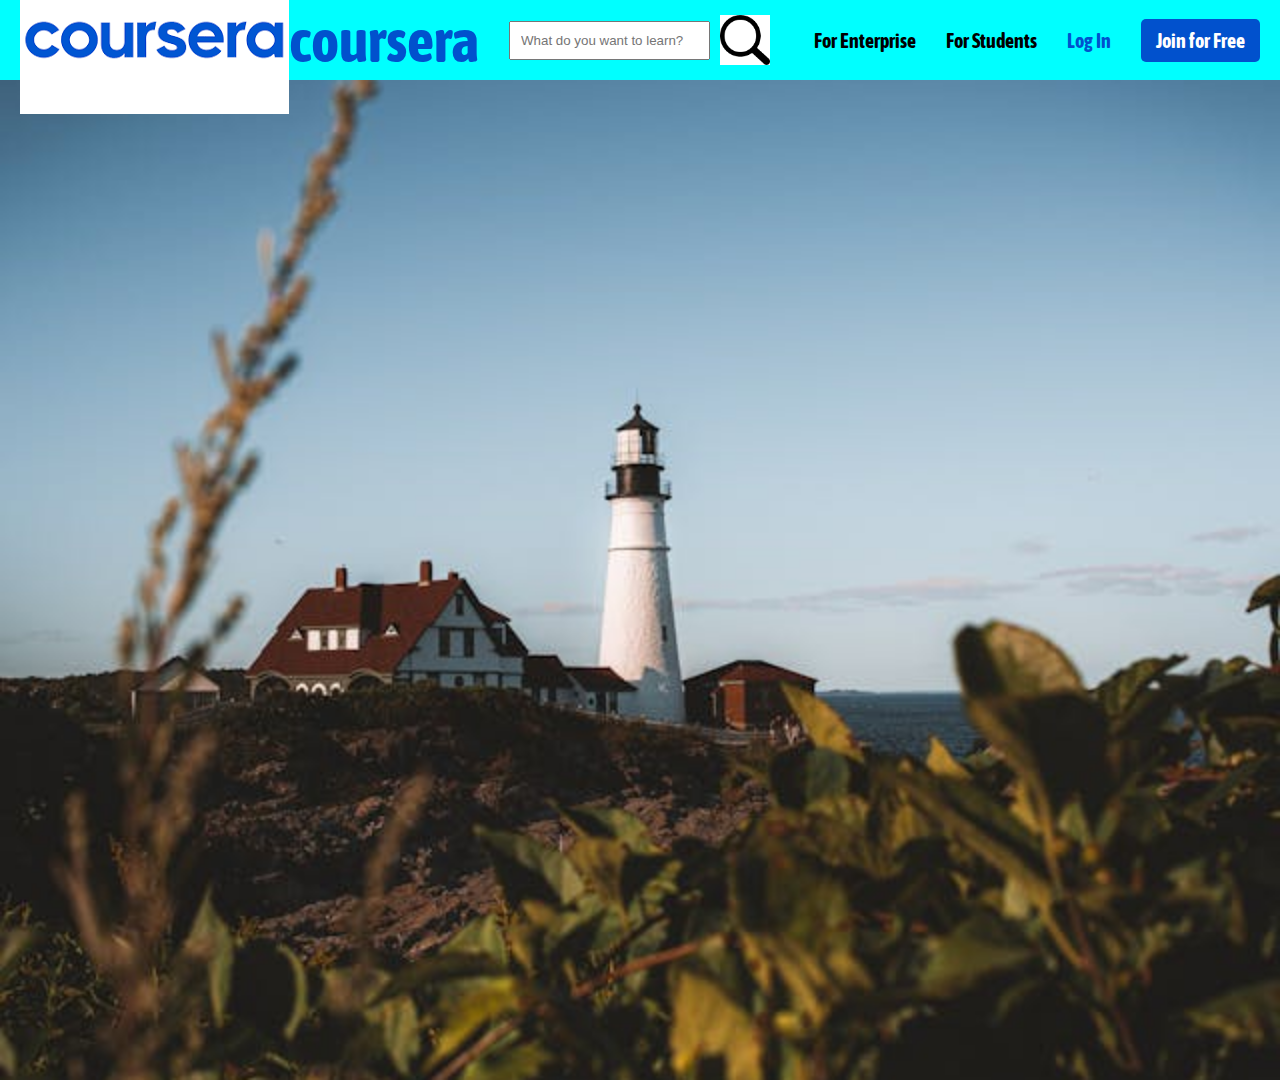
<file: FirstDemo/index.html>
<!DOCTYPE html>
<html lang="en">
  <head>
    <meta charset="UTF-8" />
    <meta name="viewport" content="width=device-width, initial-scale=1.0" />
    <title>Coursera</title>
    <link rel="stylesheet" href="style.css" />
  </head>
  <body>
    <!-- Taskbar -->
    <div class="taskbar">
      <img src="./logo.png" alt="logo" />
      <h3 id="logo">coursera</h3>

      <form class="form">
        <input type="text" placeholder="What do you want to learn?" />
        <!-- <button> -->
        <img src="./search.png" alt="search" />
        <!-- </button> -->
      </form>
      <!--  -->
      <div class="rightSide">
        <a href="" class="link"> For Enterprise </a>
        <a href="" class="link">For Students</a>
        <a href="" class="link" id="login">Log In</a>
        <a href="" class="link" id="signup"> Join for Free</a>
      </div>
    </div>

    <div class="main"></div>
  </body>
</html>
</file>
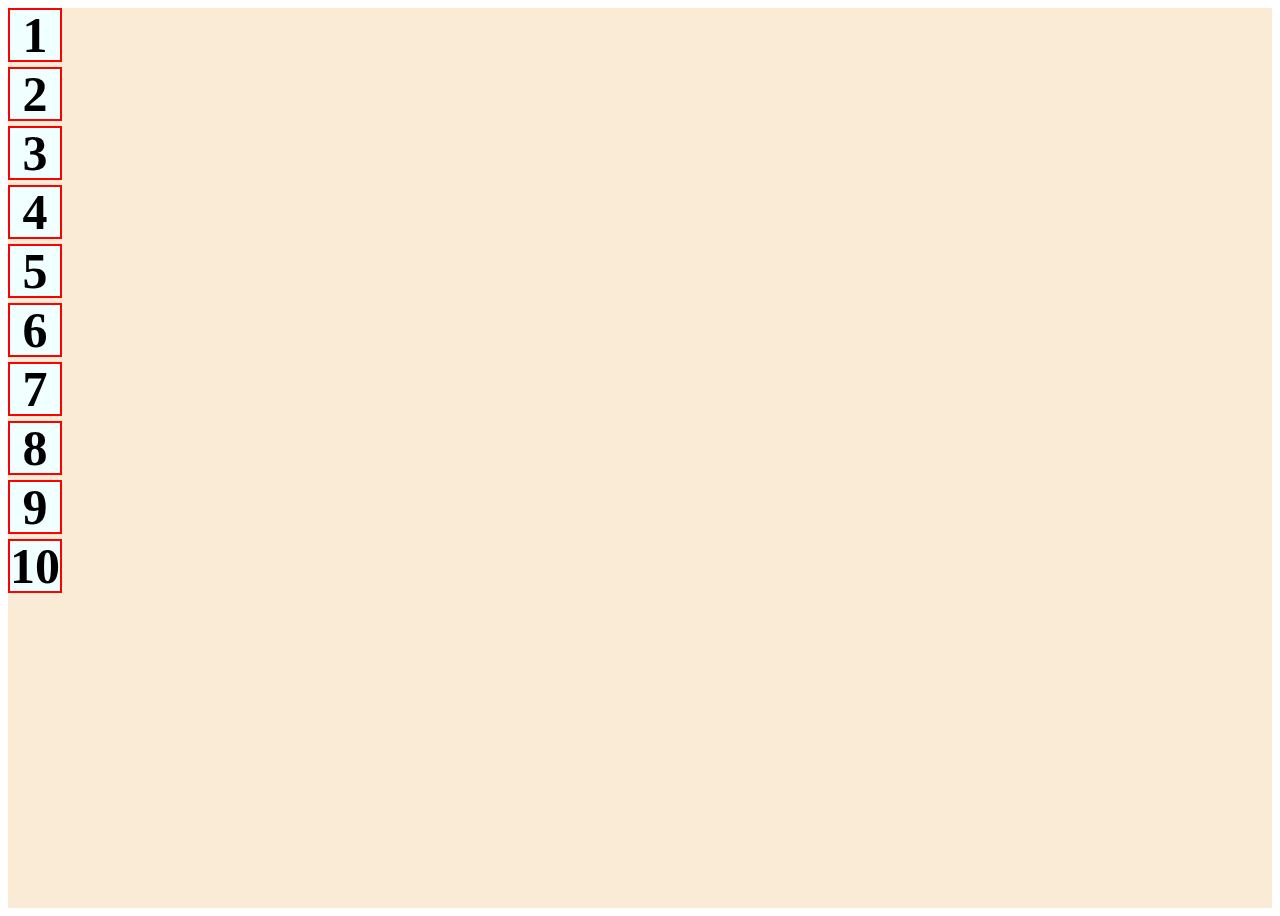
<file: FirstDemo/flexbox.html>
<!DOCTYPE html>
<html lang="en">
  <head>
    <meta charset="UTF-8" />
    <meta name="viewport" content="width=device-width, initial-scale=1.0" />
    <title>FLEXBOX TUTORIAL</title>
    <style>
      .parent {
        background-color: antiquewhite;
        display: flex;
        flex-direction: column;
        flex-wrap: wrap;
        justify-content: flex-start;
        min-height: 100vh;
        gap: 5px;
        /* align-items: flex-end; */
      }

      .child {
        height: 50px;
        width: 50px;
        border: 2px solid red;
        background-color: azure;
        display: flex;
        justify-content: center;
        align-items: center;
        font-size: 50px;
        font-weight: bold;
      }
    </style>
  </head>
  <body>
    <div class="parent">
      <div class="child">1</div>
      <div class="child">2</div>
      <div class="child">3</div>
      <div class="child">4</div>
      <div class="child">5</div>
      <div class="child">6</div>
      <div class="child">7</div>
      <div class="child">8</div>
      <div class="child">9</div>
      <div class="child">10</div>
    </div>
  </body>
</html>
</file>
<file: FirstDemo/style.css>
@import url('https://fonts.googleapis.com/css2?family=Asap+Condensed:ital,wght@0,200;0,300;0,400;0,500;0,600;0,700;0,800;0,900;1,200;1,300;1,400;1,500;1,600;1,700;1,800;1,900&display=swap');

*{
    margin: 0;
    padding: 0;
    box-sizing: border-box;
}
/*  */
.taskbar{
    background-color: aqua;
    display: flex;
    align-items: center;
    padding: 20px;
    height: 80px;
    font-family: "Asap Condensed", sans-serif;
}

#logo{
    color: #0151CD;
    font-size: 60px;
}

.form{
    display: flex;
    align-items: center;
    margin-left: 30px;
    gap: 10px;
}

.form input{
    padding: 10px;
}

.form img{
    width: 50px;
    height: 50px;
}

.rightSide{
    margin-left: auto ;
    display: flex;
    align-items: center;
    /* background-color: yellow; */
    gap: 30px;
    font-size: 20px;
    
}

.link{
    text-decoration: none;
    color: black;
    font-weight: bold;
}

#login{
    color: #0151CD;
}

#signup{
    background-color: #0151CD;
    color: white;
    padding: 10px 15px;
    border-radius: 5px;
}

.main{
    background-image: url("./pic.jpg");
    background-repeat: no-repeat;
    background-size: cover ;
    background-position: center;
    height: 1000px;
    
}
</file>
